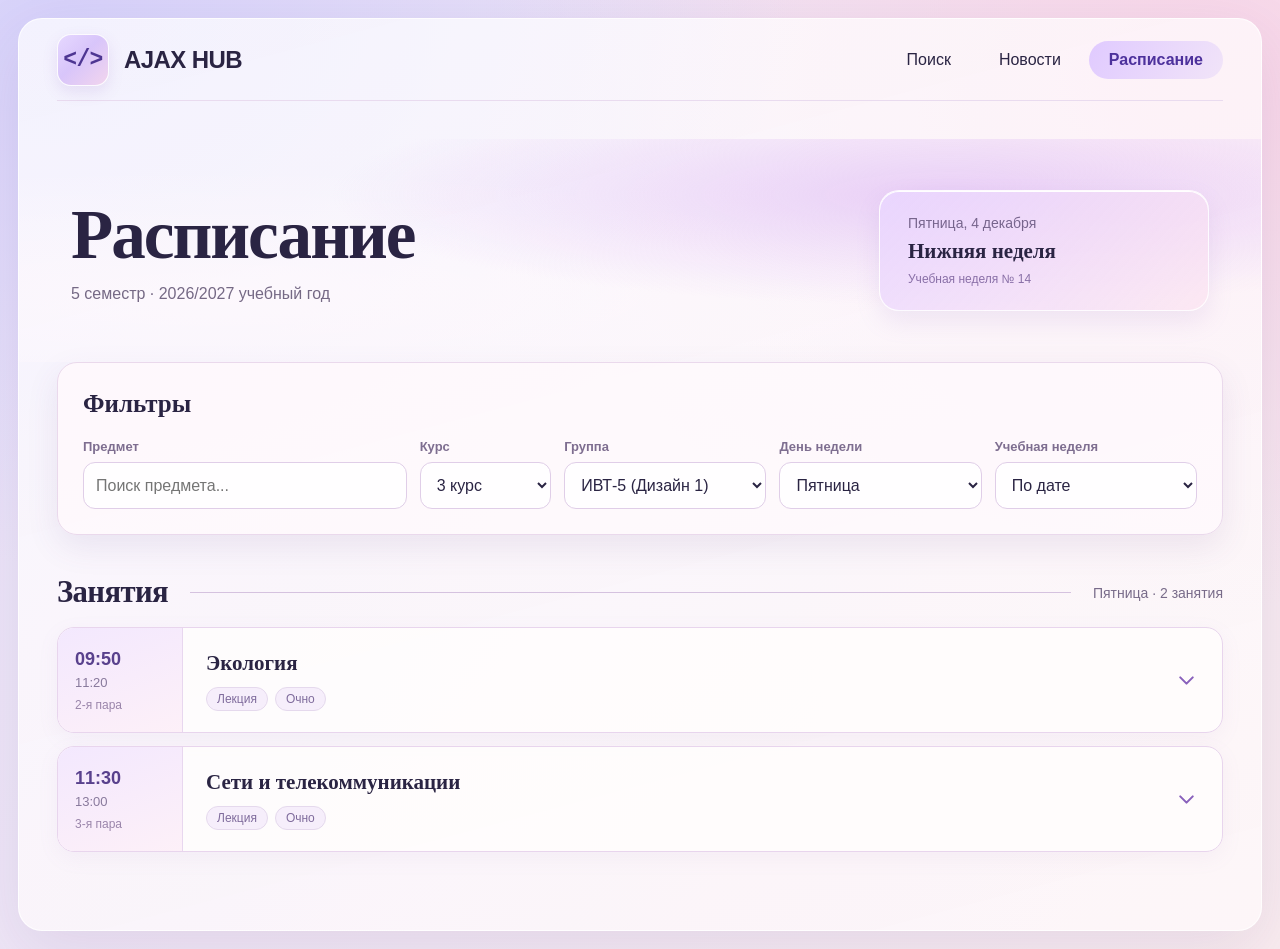
<file: schedule.html>
<!DOCTYPE html>
<html lang="ru">
<head>
    <meta charset="UTF-8">
    <meta name="viewport" content="width=device-width, initial-scale=1.0">
    <meta name="description" content="Расписание занятий: верхняя и нижняя неделя, поиск предметов и фильтры.">
    <title>Расписание — AJAX Hub</title>
    <link rel="stylesheet" href="css/style.css">
    <script src="js/common.js" defer></script>
    <script src="js/schedule.js" defer></script>
</head>
<body>
<div class="page-shell">
    <header class="site-header">
        <a class="brand" href="index.html" aria-label="AJAX Hub — главная">
            <span class="brand-icon" aria-hidden="true">&lt;/&gt;</span>
            <span>AJAX HUB</span>
        </a>
        <nav class="main-nav" aria-label="Основная навигация">
            <a href="index.html" class="nav-link">Поиск</a>
            <a href="news.html" class="nav-link">Новости</a>
            <a href="schedule.html" class="nav-link active" aria-current="page">Расписание</a>
        </nav>
    </header>

    <main class="schedule-page">
        <section class="schedule-intro" aria-labelledby="schedule-page-title">
            <div class="schedule-hero-copy">
                <h1 id="schedule-page-title">Расписание</h1>
                <p class="schedule-subtitle">5 семестр · 2026/2027 учебный год</p>
            </div>
            <div class="schedule-today" id="schedule-week-info" title="Номер учебной недели появится после загрузки данных">
                <span class="schedule-today-label" id="schedule-date">Загрузка даты...</span>
                <strong id="schedule-week-label">Определяем неделю</strong>
                <small id="schedule-week-number">Наведите для номера недели</small>
            </div>
        </section>

        <section class="schedule-filter-panel" aria-labelledby="schedule-filters-title">
            <h2 id="schedule-filters-title">Фильтры</h2>
            <div class="schedule-filters">
                <label class="schedule-field schedule-field-search" for="schedule-subject">
                    <span>Предмет</span>
                    <input id="schedule-subject" type="search" placeholder="Поиск предмета..." autocomplete="off">
                </label>
                <label class="schedule-field" for="schedule-course">
                    <span>Курс</span>
                    <select id="schedule-course"><option value="">Загрузка...</option></select>
                </label>
                <label class="schedule-field" for="schedule-group">
                    <span>Группа</span>
                    <select id="schedule-group"><option value="">Загрузка...</option></select>
                </label>
                <label class="schedule-field" for="schedule-day">
                    <span>День недели</span>
                    <select id="schedule-day">
                        <option value="1">Понедельник</option>
                        <option value="2">Вторник</option>
                        <option value="3">Среда</option>
                        <option value="4">Четверг</option>
                        <option value="5">Пятница</option>
                        <option value="6">Суббота</option>
                        <option value="7">Воскресенье</option>
                    </select>
                </label>
                <label class="schedule-field" for="schedule-week">
                    <span>Учебная неделя</span>
                    <select id="schedule-week">
                        <option value="auto">По дате</option>
                        <option value="upper">Верхняя</option>
                        <option value="lower">Нижняя</option>
                    </select>
                </label>
            </div>
        </section>

        <section class="schedule-results" aria-labelledby="schedule-results-title">
            <div class="section-heading">
                <h2 id="schedule-results-title">Занятия</h2>
                <span class="heading-line" aria-hidden="true"></span>
                <span class="schedule-summary" id="schedule-summary"></span>
            </div>
            <p class="schedule-status" id="schedule-status" role="status" aria-live="polite">Загрузка расписания...</p>
            <div id="schedule-list" class="schedule-list"></div>
        </section>
    </main>
</div>
</body>
</html>
</file>
<file: css/style.css>
/* ===== БАЗОВЫЕ СТИЛИ ===== */
:root {
    --ink: #2a2443;
    --muted: #776d87;
    --violet: #7b5ed4;
    --violet-dark: #6247bf;
    --line: #e9dbef;
    --paper: #fffafa;
    --shadow: 0 12px 32px rgba(101, 72, 139, 0.10);
}

* { box-sizing: border-box; }
html { scroll-behavior: smooth; }
body {
    margin: 0;
    color: var(--ink);
    font-family: "Segoe UI", Arial, sans-serif;
    background: radial-gradient(ellipse at 5% 0%, #d7d2fa 0%, transparent 42%),
                radial-gradient(ellipse at 95% 8%, #f8d6e8 0%, transparent 43%),
                linear-gradient(125deg, #e9e3fa, #f9ecef);
    min-height: 100vh;
}
a { color: inherit; text-decoration: none; }
button, input, select { font: inherit; }
button { cursor: pointer; }
button:disabled { cursor: wait; opacity: .6; }
h1, h2, h3, p { margin-top: 0; }
[hidden] { display: none !important; }
.visually-hidden {
    position: absolute;
    width: 1px;
    height: 1px;
    padding: 0;
    margin: -1px;
    overflow: hidden;
    clip: rect(0, 0, 0, 0);
    white-space: nowrap;
    border: 0;
}

.page-shell {
    width: min(1440px, calc(100% - 36px));
    min-height: calc(100vh - 36px);
    margin: 18px auto;
    padding: 0 38px 44px;
    border: 1px solid rgba(255, 255, 255, .8);
    border-radius: 24px;
    background: linear-gradient(165deg, rgba(255,255,255,.70), rgba(255,250,252,.68));
    box-shadow: 0 20px 65px rgba(92, 55, 137, .11);
    overflow: hidden;
}

/* ===== ШАПКА ===== */
.site-header {
    display: flex;
    justify-content: space-between;
    align-items: center;
    gap: 20px;
    min-height: 82px;
    border-bottom: 1px solid var(--line);
}
.brand { display: inline-flex; align-items: center; gap: 15px; font-size: 24px; font-weight: 750; letter-spacing: -.6px; white-space: nowrap; }
.brand-icon {
    display: grid;
    place-items: center;
    width: 52px;
    height: 52px;
    border: 1px solid rgba(255, 255, 255, .9);
    border-radius: 14px;
    background: linear-gradient(135deg, #e6d8ff, #d8c5fa 45%, #f2d5ee);
    color: #4e3692;
    box-shadow: 0 6px 15px rgba(131, 85, 187, .13);
    font-family: Consolas, monospace;
    font-size: 23px;
}
.main-nav { display: flex; align-items: center; gap: 8px; }
.nav-link { padding: 10px 20px; border-radius: 999px; transition: background .2s ease, color .2s ease; }
.nav-link:hover { background: #eadff8; }
.nav-link.active { color: #4d319c; background: linear-gradient(120deg, #e0caff, #f1e4f8); font-weight: 650; }

/* ===== ГЛАВНЫЙ БАННЕР ===== */
.hero { position: relative; isolation: isolate; padding: 95px 12px 52px; }
.hero::before {
    content: "";
    position: absolute;
    inset: -1px -38px 0;
    z-index: -2;
    background: radial-gradient(ellipse at 72% 40%, #ebc6f18a, transparent 45%),
                radial-gradient(ellipse at 22% 52%, #fff8f9bc, transparent 58%);
}
.hero-description { position: relative; z-index: 1; margin-bottom: 93px; font-size: clamp(22px, 2.35vw, 31px); font-weight: 600; line-height: 1.35; letter-spacing: -.4px; max-width: 730px; }
.hero-art { position: absolute; right: -6px; top: 5px; width: 53%; height: 275px; pointer-events: none; z-index: -1; }
.art-wave { position: absolute; right: -80px; width: 100%; height: 170px; border-radius: 50%; filter: blur(4px); transform: rotate(-12deg); }
.wave-one { bottom: 13px; background: linear-gradient(120deg, #af8de866, #edb4e996, #ab91e784); }
.wave-two { bottom: -13px; right: -65px; background: linear-gradient(115deg, #d2b4f344, #a98ce65c, #f3badb66); }
.glass-pane { position: absolute; display: grid; place-items: center; border: 2px solid rgba(255,255,255,.83); border-radius: 24px; background: linear-gradient(145deg, #ffffff48, #ceabf255 68%, #f5bde066); box-shadow: 0 14px 30px #9573c034, inset 0 1px 14px #ffffff86; backdrop-filter: blur(10px); }
.pane-back { right: 17%; top: 0; width: 235px; height: 175px; transform: skewY(-12deg) rotate(3deg); }
.pane-middle { right: 1%; top: 58px; width: 240px; height: 166px; transform: skewY(-15deg) rotate(3deg); }
.pane-front { right: 25%; top: 70px; width: 230px; height: 170px; color: #ffffff; text-shadow: 0 2px 12px #6843ab74; font: 600 70px/1 Consolas, monospace; transform: skewY(-12deg) rotate(3deg); }

/* ===== СТРОКА ПОИСКА ===== */
.search-form {
    position: relative;
    z-index: 1;
    display: flex;
    align-items: center;
    gap: 13px;
    width: 100%;
    min-height: 66px;
    padding: 8px 8px 8px 22px;
    border: 1px solid rgba(255,255,255,.94);
    border-radius: 999px;
    background: linear-gradient(105deg, #fffffff2, #f3e4f9b5);
    box-shadow: 0 12px 28px #bc91e62f, inset 0 1px 6px #ffffff;
}
.search-icon { width: 26px; height: 26px; display: inline-flex; color: var(--violet); }
.search-icon svg { width: 100%; height: 100%; }
.search-form input { flex: 1; min-width: 0; border: 0; outline: none; background: transparent; color: var(--ink); font-size: 17px; }
.search-form input::placeholder { color: #8b8099; }
.primary-button { padding: 12px 32px; border: 0; border-radius: 999px; background: linear-gradient(130deg, #785bd2, #9475db); color: #ffffff; font-weight: 650; min-width: 115px; min-height: 47px; box-shadow: 0 5px 13px #7654ba30; }
.primary-button:hover { background: linear-gradient(130deg, #6247bf, #8060d1); }

/* ===== ОБЩИЕ ЗАГОЛОВКИ ===== */
.results-section, .news-preview { margin-bottom: 35px; }
.section-heading { display: flex; align-items: center; gap: 22px; margin-bottom: 17px; }
.section-heading h1, .section-heading h2 { margin: 0; font-family: Georgia, 'Times New Roman', serif; font-size: clamp(25px, 2.4vw, 32px); letter-spacing: -.6px; white-space: nowrap; }
.heading-line { flex: 1; border-top: 1px solid #d5c2df; }
.sort-control { display: inline-flex; gap: 10px; align-items: center; white-space: nowrap; color: var(--muted); font-size: 13px; }
.sort-control select { padding: 9px 15px; border: 1px solid #e0d1eb; border-radius: 12px; background: #ffffffa8; color: var(--ink); cursor: pointer; }
.results-status { margin-bottom: 16px; color: var(--muted); font-size: 14px; }

/* ===== РЕЗУЛЬТАТЫ AJAX-ПОИСКА ===== */
.results-list { display: grid; grid-template-columns: repeat(2, minmax(0, 1fr)); gap: 12px; margin: 0; padding: 0; list-style: none; }
.result-item { display: flex; align-items: center; gap: 13px; min-width: 0; padding: 13px 18px; background: #ffffffbd; border: 1px solid rgba(227,214,233,.95); border-radius: 15px; box-shadow: 0 4px 18px #9d76ab0a; }
.result-avatar { display: grid; flex-shrink: 0; place-items: center; width: 40px; height: 40px; border-radius: 12px; background: #ebe2fc; color: #6947bd; font-weight: 750; }
.result-name { flex: 1; overflow-wrap: anywhere; font-weight: 600; }
.result-meta { flex-shrink: 0; color: #9488a1; font-size: 12px; }
.result-item.restored { border-color: #dfc2e6; background: linear-gradient(115deg, #f9eafb, #fff7fa); }
.result-item.restored .result-avatar { background: #f4d7f6; }
.load-more-wrap { display: flex; justify-content: center; margin-top: 19px; }
.secondary-button { padding: 12px 27px; border: 1px solid #cbb4e9; border-radius: 999px; background: #ffffffc4; color: #6345af; font-weight: 650; transition: background .2s ease; }
.secondary-button:hover { background: #e8d9fc; }

/* ===== КАРТОЧКИ НОВОСТЕЙ ===== */
.featured-grid { display: grid; grid-template-columns: repeat(3, minmax(0, 1fr)); gap: 18px; }
.featured-card { display: block; overflow: hidden; border: 1px solid #efdfeb; border-radius: 18px; background: #fffdfdc2; box-shadow: var(--shadow); transition: transform .25s ease, box-shadow .25s ease; }
.featured-card:hover { transform: translateY(-4px); box-shadow: 0 16px 30px #8766aa22; }
.featured-card img { display: block; width: 100%; height: auto; object-fit: contain; }
.featured-body { padding: 16px 17px 19px; }
.featured-category { display: block; margin-bottom: 7px; color: #7656c6; font-size: 11px; font-weight: 750; letter-spacing: .25px; }
.featured-body h3 { margin-bottom: 7px; font-family: Georgia, 'Times New Roman', serif; font-size: 20px; line-height: 1.25; }
.featured-body p { margin-bottom: 0; color: var(--muted); font-size: 13px; line-height: 1.45; }

/* ===== АДАПТИВНОСТЬ ===== */
@media (max-width: 1050px) {
    .page-shell { padding: 0 25px 35px; }
    .hero::before { left: -25px; right: -25px; }
    .hero-art { opacity: .72; }
    .hero-description { max-width: 62%; }
    .featured-grid { gap: 12px; }
    .featured-body { padding: 13px; }
    .featured-body h3 { font-size: 18px; }
}
@media (max-width: 760px) {
    .page-shell { width: calc(100% - 20px); margin: 10px auto; padding: 0 18px 24px; border-radius: 18px; }
    .site-header { flex-direction: column; justify-content: center; gap: 10px; padding: 15px 0; }
    .brand { font-size: 21px; }
    .brand-icon { width: 43px; height: 43px; font-size: 20px; }
    .main-nav { width: 100%; justify-content: center; }
    .nav-link { padding: 9px 15px; font-size: 14px; }
    .hero { padding: 75px 0 35px; }
    .hero::before { left: -18px; right: -18px; }
    .hero-art { right: -40px; width: 75%; height: 190px; opacity: .36; }
    .glass-pane { transform: scale(.7); }
    .hero-description { max-width: 100%; font-size: 23px; margin-bottom: 40px; }
    .desktop-break { display: none; }
    .section-heading { gap: 10px; flex-wrap: wrap; }
    .section-heading h1, .section-heading h2 { font-size: 25px; }
    .sort-control { margin-left: auto; }
    .results-list { grid-template-columns: 1fr; }
    .featured-grid { grid-template-columns: repeat(2, minmax(0,1fr)); }
}
@media (max-width: 480px) {
    .page-shell { padding: 0 13px 20px; }
    .main-nav { gap: 2px; }
    .nav-link { padding: 8px 12px; font-size: 13px; }
    .hero { padding-top: 62px; }
    .hero-description { font-size: 21px; }
    .search-form { min-height: 56px; padding: 5px 5px 5px 15px; gap: 8px; }
    .search-form input { font-size: 14px; }
    .primary-button { min-height: 44px; min-width: 75px; padding: 10px 14px; font-size: 13px; }
    .search-icon { width: 20px; height: 20px; }
    .heading-line { display: none; }
    .sort-control { width: 100%; justify-content: flex-end; }
    .featured-grid { grid-template-columns: 1fr; }

}
@media (prefers-reduced-motion: reduce) {
    *, *::before, *::after { scroll-behavior: auto !important; transition-duration: .01ms !important; }
}

/* ===== СТРАНИЦА НОВОСТЕЙ ===== */
.news-page { padding-top: 34px; }
.news-intro {
    position: relative;
    isolation: isolate;
    padding: 64px 18px 58px;
    margin-bottom: 13px;
}
.news-intro::before {
    position: absolute;
    content: "";
    inset: -34px -38px 0;
    z-index: -2;
    background: radial-gradient(ellipse at 78% 32%, #e5b6f080, transparent 47%),
                radial-gradient(ellipse at 18% 65%, #fff6f9ba, transparent 60%);
}
.news-intro h1 {
    position: relative;
    z-index: 1;
    margin-bottom: 42px;
    font-family: Georgia, 'Times New Roman', serif;
    font-size: clamp(46px, 5.3vw, 78px);
    line-height: 1.03;
    letter-spacing: -2.2px;
}
.news-intro-decor { position: absolute; z-index: -1; right: 35px; top: 4px; width: 39%; height: 185px; pointer-events: none; }
.news-intro-decor span {
    position: absolute;
    display: block;
    width: 68%; height: 76%;
    border: 2px solid #ffffffb8;
    border-radius: 20px;
    background: linear-gradient(130deg, #fff8ff78, #d2b5f15f, #f6cae45c);
    box-shadow: 0 14px 34px #a47cc045;
    backdrop-filter: blur(10px);
    transform: rotate(-9deg);
}
.news-intro-decor span:nth-child(1) { top: 4px; right: 24%; }
.news-intro-decor span:nth-child(2) { top: 28px; right: 7%; transform: rotate(9deg); }
.news-intro-decor span:nth-child(3) { top: 49px; right: 38%; transform: rotate(-3deg); }
.news-search-form { max-width: 100%; }
.news-publications { margin-bottom: 40px; }
.news-list { display: grid; grid-template-columns: repeat(2, minmax(0, 1fr)); align-items: stretch; gap: 20px; }
.news-card {
    min-width: 0;
    overflow: hidden;
    display: flex;
    flex-direction: column;
    background: #fffdfddd;
    border: 1px solid #eaddf0;
    border-radius: 19px;
    box-shadow: var(--shadow);
    transition: box-shadow .2s ease, transform .2s ease;
}
.news-card:hover { transform: translateY(-3px); box-shadow: 0 18px 32px #9679ae25; }
.news-card-restored { border-color: #c7a4e8; background: linear-gradient(160deg, #f8edff, #fffafd); }
/* Одинаковая область иллюстраций во всех карточках: без полос по краям. */
.news-card-image { width: 100%; aspect-ratio: 16 / 9; overflow: hidden; background: #eee0f8; }
.news-card-image img { display: block; width: 100%; height: 100%; object-fit: cover; object-position: center; }
.news-card-content { display: flex; flex-direction: column; flex: 1; padding: 22px 23px 23px; }
.news-card-meta { display: flex; align-items: center; gap: 10px; margin-bottom: 12px; color: #7c61b5; font-size: 12px; }
.news-cookie-tag { padding: 3px 9px; border: 1px solid #dbbae9; border-radius: 999px; color: #7840a0; background: #f2dcf6; font-weight: 600; }
.news-card h3 { margin-bottom: 12px; font: 700 24px/1.25 Georgia, 'Times New Roman', serif; }
.news-card-preview { flex: 1; margin-bottom: 21px; color: var(--muted); font-size: 15px; line-height: 1.6; }
.news-read-more { align-self: flex-start; padding: 0 0 5px; border: 0; border-bottom: 1px solid #9270da; background: none; color: #6345b7; font-weight: 650; }
.news-read-more:hover { color: #382478; border-color: #382478; }
.news-pagination { display: flex; align-items: center; justify-content: center; flex-wrap: wrap; gap: 9px; margin: 32px 0 10px; }
.page-button { min-width: 44px; min-height: 42px; padding: 9px 16px; color: #58418a; border: 1px solid #ddcdea; border-radius: 11px; background: #fffdfdd6; font-weight: 600; }
.page-button:hover { background: #eee0fb; }
.page-button.current { color: #ffffff; background: var(--violet); border-color: var(--violet); opacity: 1; cursor: default; }

/* ===== МОДАЛЬНОЕ ОКНО НОВОСТИ ===== */
.modal-open { overflow: hidden; }
.news-modal { position: fixed; inset: 0; z-index: 50; display: grid; place-items: center; padding: 20px; }
.news-modal-shade { position: absolute; inset: 0; background: #23193692; backdrop-filter: blur(8px); }
.news-modal-dialog {
    position: relative;
    width: min(700px, 100%);
    max-height: min(720px, calc(100vh - 40px));
    overflow: auto;
    padding: 0;
    border: 1px solid #ffffffed;
    border-radius: 24px;
    background: linear-gradient(145deg, #fffafd, #f8effd);
    box-shadow: 0 25px 80px #24133755;
}
/* Иллюстрация заполняет шапку модального окна без пустых полос. */
.news-modal-image-wrap { width: 100%; height: 330px; overflow: hidden; background: #eee0f8; }
.news-modal-image { display: block; width: 100%; height: 100%; object-fit: cover; object-position: center; }
.news-modal-body { padding: 28px 42px 38px; }
.news-modal-close { position: absolute; top: 15px; right: 17px; z-index: 2; width: 43px; height: 43px; border: 0; border-radius: 12px; background: #efe4f9; color: #64499e; font-size: 30px; line-height: 1; box-shadow: 0 2px 8px #2d1b4320; }
.news-modal-close:hover { background: #e1d2f5; }
.news-modal-date { margin: 0 0 15px; color: #805cba; font-size: 13px; font-weight: 650; }
.news-modal-dialog h2 { margin-bottom: 20px; font: 700 clamp(26px, 4vw, 36px)/1.22 Georgia, 'Times New Roman', serif; }
.news-modal-content { color: #575067; font-size: 17px; line-height: 1.75; white-space: pre-line; }

@media (max-width: 760px) {
    .news-page { padding-top: 12px; }
    .news-intro { padding: 65px 0 38px; }
    .news-intro::before { left: -18px; right: -18px; }
    .news-intro-decor { opacity: .4; width: 70%; right: -25px; }
    .news-intro h1 { margin-bottom: 32px; font-size: 50px; }
    .news-list { grid-template-columns: 1fr; }
}
@media (max-width: 480px) {
    .news-intro { padding-top: 52px; }
    .news-intro h1 { font-size: 43px; letter-spacing: -1px; }
    .news-card-content { padding: 18px; }
    .news-card h3 { font-size: 21px; }
    .news-modal-body { padding: 22px 22px 28px; }
    .news-modal-image-wrap { height: 220px; }
    .news-modal-content { font-size: 15px; }
    .page-button { padding: 9px 12px; min-width: 39px; }
}

/* ===== РАСПИСАНИЕ: EDITORIAL + AURORA GLASS ===== */
.schedule-page { padding-top: 38px; }
.schedule-intro {
    position: relative;
    display: flex;
    justify-content: space-between;
    align-items: center;
    gap: 24px;
    padding: 51px 14px 51px;
    isolation: isolate;
}
.schedule-intro::before {
    position: absolute;
    z-index: -1;
    content: "";
    inset: 0 -38px;
    background: radial-gradient(ellipse at 75% 25%, #ddb9f5a0, transparent 47%),
                radial-gradient(ellipse at 16% 70%, #fff9fdbd, transparent 58%);
}
.schedule-hero-copy h1 {
    margin-bottom: 13px;
    font: 700 clamp(45px, 5.4vw, 76px)/1.08 Georgia, 'Times New Roman', serif;
    letter-spacing: -2px;
}
.schedule-subtitle { margin: 0; color: #756985; font-size: 16px; }
.schedule-today {
    display: flex;
    flex-direction: column;
    justify-content: center;
    align-items: flex-start;
    gap: 8px;
    flex: 0 0 min(330px, 39%);
    padding: 24px 28px;
    border: 1px solid #ffffffdc;
    border-radius: 20px;
    background: linear-gradient(133deg, #e9d6ffdb, #fbe2f0af);
    box-shadow: 0 11px 25px #a37cce24, inset 0 1px #ffffff;
    cursor: help;
}
.schedule-today-label { font-size: 14px; color: #77658d; }
.schedule-today strong { font: 700 21px/1.2 Georgia, 'Times New Roman', serif; }
.schedule-today small { color: #896fa7; font-size: 12px; }
.schedule-filter-panel {
    margin-bottom: 40px;
    padding: 25px;
    border: 1px solid #ead9ec;
    border-radius: 20px;
    background: #fffafdd9;
    box-shadow: var(--shadow);
}
.schedule-filter-panel h2 { font: 700 25px/1.25 Georgia, 'Times New Roman', serif; margin-bottom: 20px; }
.schedule-filters { display: grid; grid-template-columns: minmax(170px, 1.6fr) .65fr 1fr 1fr 1fr; gap: 13px; }
.schedule-field { display: flex; flex-direction: column; gap: 8px; min-width: 0; }
.schedule-field > span { color: #7e6e90; font-size: 13px; font-weight: 600; }
.schedule-field input, .schedule-field select {
    width: 100%; height: 47px; min-width: 0;
    padding: 10px 12px;
    border: 1px solid #e0cee8;
    border-radius: 12px;
    color: var(--ink);
    background: #ffffffeb;
    outline: none;
    transition: border-color .2s, box-shadow .2s;
}
.schedule-field input:focus, .schedule-field select:focus {
    border-color: #9d7bd9;
    box-shadow: 0 0 0 3px #aa8be331;
}
.schedule-field .restored-filter {
    background: #edfaef;
    border-color: #89c89e;
    box-shadow: 0 0 0 2px #9cd9b21a;
}
.schedule-results { margin-bottom: 34px; }
.schedule-summary { color: #786b89; font-size: 14px; white-space: nowrap; }
.schedule-status { margin: 0 0 17px; color: #806f91; font-size: 14px; }
.schedule-status:empty { display: none; }
.schedule-list { display: flex; flex-direction: column; gap: 13px; }
.schedule-card {
    display: grid;
    grid-template-columns: 125px minmax(0, 1fr);
    overflow: hidden;
    border: 1px solid #e8d5ed;
    border-radius: 17px;
    background: #fffdfde6;
    box-shadow: 0 6px 21px #9d79b612;
    transition: box-shadow .2s, border-color .2s;
}
.schedule-card:hover, .schedule-card.expanded { border-color: #d4b6eb; box-shadow: 0 11px 26px #9277b924; }
.schedule-time {
    display: flex; flex-direction: column; align-items: flex-start; justify-content: center;
    gap: 5px; padding: 19px 17px;
    border-right: 1px solid #e8d7ef;
    background: linear-gradient(160deg, #f3e8fe, #fdf0f8);
}
.schedule-time strong { font-size: 18px; color: #59418d; }
.schedule-time span { font-size: 13px; color: #88799c; }
.schedule-time small { margin-top: 3px; font-size: 12px; color: #9a85aa; }
.schedule-card-main { min-width: 0; }
.schedule-toggle {
    display: flex; justify-content: space-between; align-items: center;
    gap: 15px; width: 100%; min-height: 104px;
    padding: 20px 23px; border: 0;
    background: transparent; color: inherit; text-align: left;
}
.schedule-title-block { min-width: 0; display: flex; flex-direction: column; gap: 10px; }
.schedule-title-block strong { font: 700 21px/1.25 Georgia, 'Times New Roman', serif; }
.schedule-tags { display: flex; flex-wrap: wrap; gap: 7px; }
.schedule-tag { padding: 4px 10px; border: 1px solid #e5d9ed; border-radius: 999px; color: #7f6b9c; background: #f6eefb; font-size: 12px; }
.schedule-tag.online { color: #6c52bf; background: #e9e3ff; border-color: #d9cdf9; }
.schedule-chevron { flex-shrink: 0; width: 25px; height: 25px; color: #8961bc; transition: transform .2s; }
.schedule-card.expanded .schedule-chevron { transform: rotate(180deg); }
.schedule-details { padding: 0 23px 23px; border-top: 1px solid #f0e3f2; }
.schedule-details[hidden] { display: none; }
.schedule-detail-grid { display: grid; grid-template-columns: repeat(2, minmax(0, 1fr)); gap: 17px 25px; padding-top: 20px; }
.schedule-detail { display: flex; flex-direction: column; gap: 5px; }
.schedule-detail dt { color: #9385a0; font-size: 12px; }
.schedule-detail dd { margin: 0; color: #403553; font-size: 14px; line-height: 1.45; overflow-wrap: anywhere; }
.schedule-empty {
    padding: 45px 20px; border: 1px dashed #d7bee8;
    border-radius: 19px; background: #fffafdc4;
    text-align: center; color: #7b6d8b;
}
.schedule-empty strong { display: block; margin-bottom: 8px; color: var(--ink); font: 700 21px Georgia, serif; }
@media (max-width: 1150px) {
    .schedule-filters { grid-template-columns: repeat(3, minmax(0, 1fr)); }
    .schedule-field-search { grid-column: span 2; }
}
@media (max-width: 760px) {
    .schedule-page { padding-top: 12px; }
    .schedule-intro { align-items: stretch; flex-direction: column; padding: 37px 0 31px; }
    .schedule-intro::before { left: -18px; right: -18px; }
    .schedule-hero-copy h1 { font-size: 50px; }
    .schedule-today { flex-basis: auto; width: 100%; }
    .schedule-filter-panel { padding: 19px; }
    .schedule-filters { grid-template-columns: repeat(2, minmax(0, 1fr)); }
    .schedule-field-search { grid-column: span 2; }
    .schedule-card { grid-template-columns: 93px minmax(0, 1fr); }
    .schedule-time { padding: 13px; }
    .schedule-time strong { font-size: 15px; }
    .schedule-time span, .schedule-time small { font-size: 11px; }
    .schedule-toggle { padding: 15px; min-height: 94px; }
    .schedule-title-block strong { font-size: 18px; }
    .schedule-details { padding: 0 15px 17px; }
}
@media (max-width: 480px) {
    .schedule-hero-copy h1 { font-size: 43px; }
    .schedule-filters { grid-template-columns: 1fr; }
    .schedule-field-search { grid-column: 1; }
    .schedule-time { padding: 12px 9px; }
    .schedule-card { grid-template-columns: 84px minmax(0,1fr); }
    .schedule-detail-grid { grid-template-columns: 1fr; gap: 12px; }
    .schedule-title-block strong { font-size: 16px; }
    .schedule-tag { font-size: 11px; }
}
</file>
